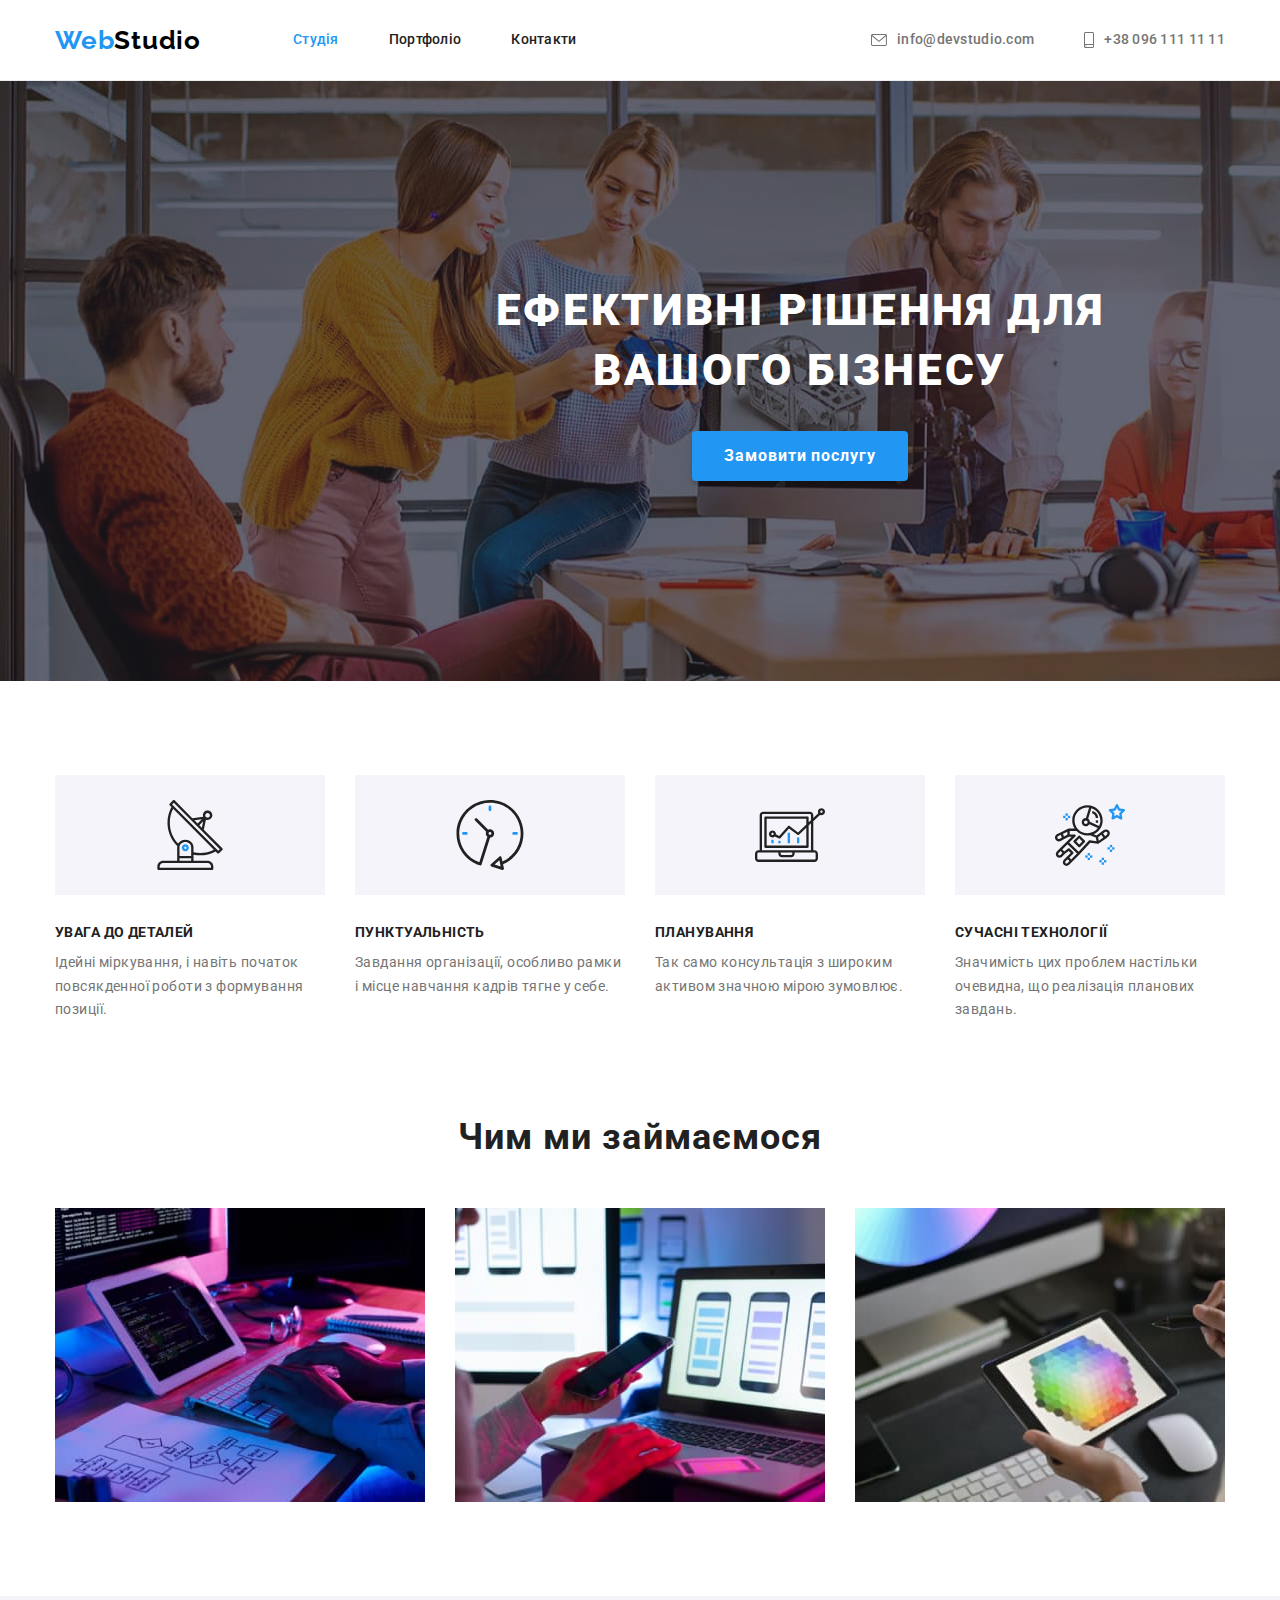
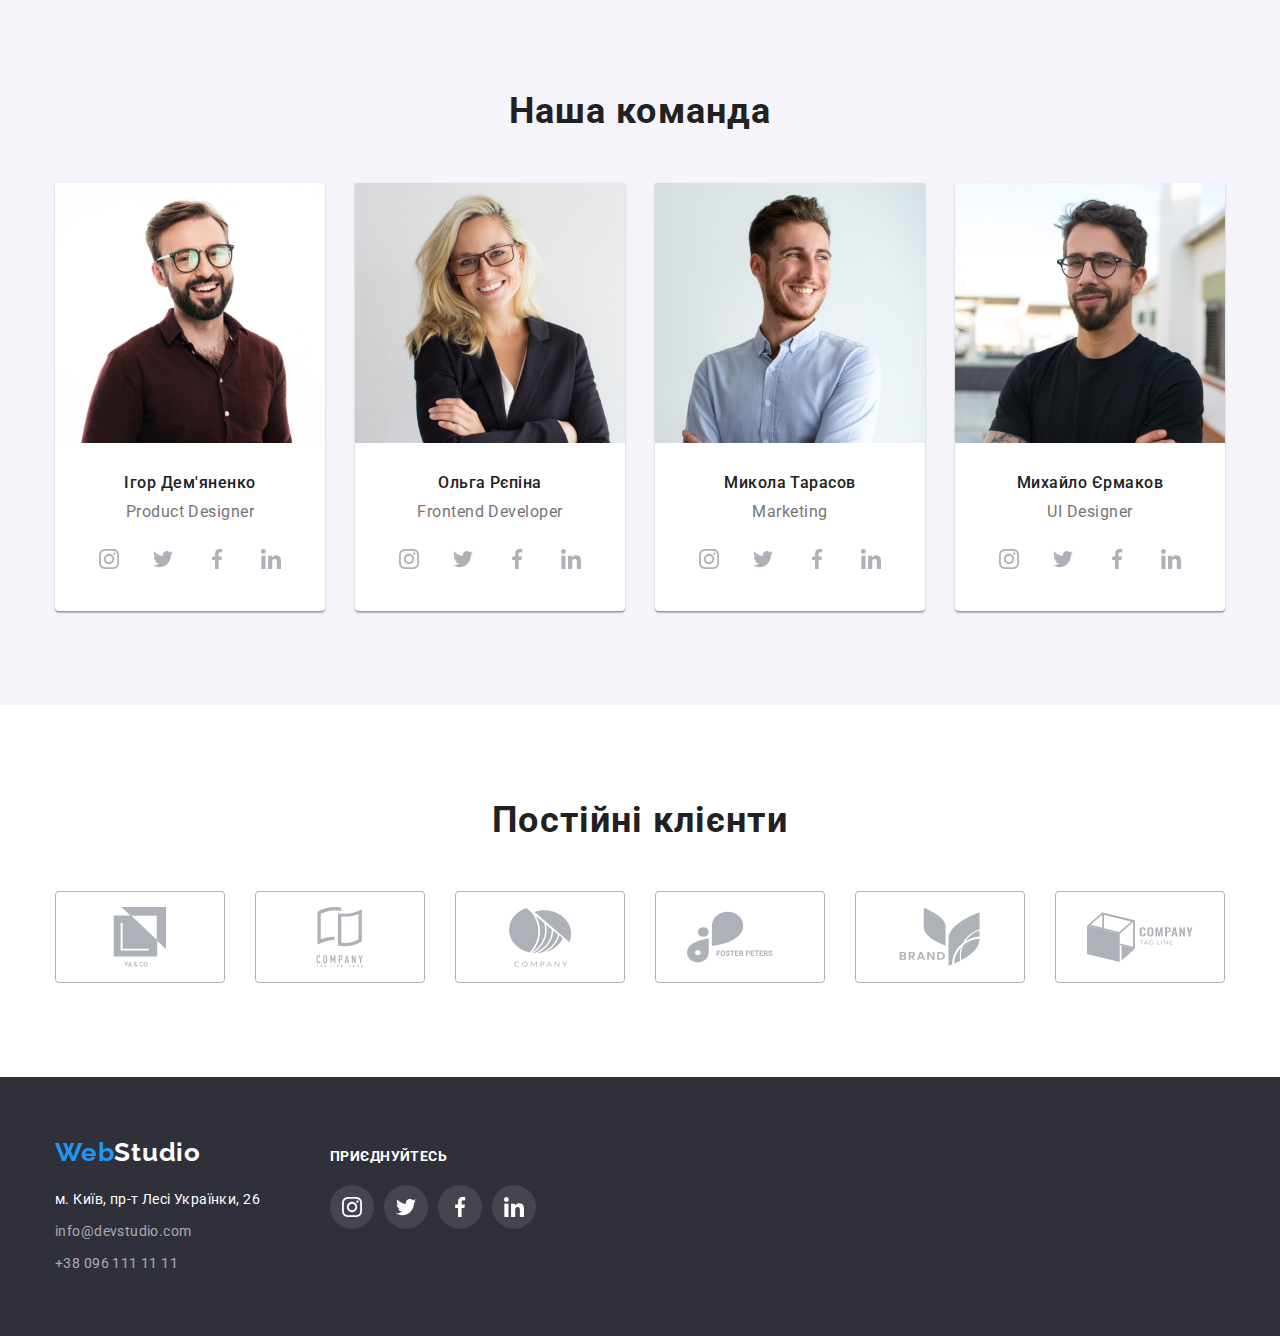
<file: index.html>
<!DOCTYPE html>
<html lang="uk">

<head>
    <meta charset="UTF-8">
    <meta http-equiv="X-UA-Compatible" content="IE=edge">
    <meta name="viewport" content="width=device-width, initial-scale=1.0">
    <title>Document</title>
    <link rel="preconnect" href="https://fonts.googleapis.com">
    <link rel="preconnect" href="https://fonts.gstatic.com" crossorigin>
    <link rel="stylesheet"
        href="https://cdnjs.cloudflare.com/ajax/libs/modern-normalize/1.0.0/modern-normalize.min.css">
    <link
        href="https://fonts.googleapis.com/css2?family=Montserrat:wght@400;700&family=Raleway:wght@700&family=Roboto:wght@400;500;700;900&display=swap"
        rel="stylesheet">
    <link rel="stylesheet" href="css/styles.css">
</head>

<body>

    <!-- Header -->

    <header>
        <div class="container header-container">
            <nav>
                <a class="logo links" href="index.html">
                    Web<span class="logo-studio">Studio</span>
                </a>
                <ul class="lists nav-list">
                    <li class="nav-list-item">
                        <a class="nav-list-link links studio" href="index.html">Студія</a>
                    </li>
                    <li class="nav-list-item">
                        <a class="nav-list-link links" href="portfolio.html">Портфоліо</a>
                    </li>
                    <li class="nav-list-item">
                        <a class="nav-list-link links" href="">Контакти</a>
                    </li>
                </ul>
            </nav>
            <ul class="lists contacts-list">
                <li class="email">
                    <a class="contacts-email links" href="mailto:info@devstudio.com">
                        <svg class="contacts-icon" height="12" width="16">
                            <use href="./images/icons.svg#envelope"></use>
                        </svg>
                        <span>info@devstudio.com</span>
                    </a>
                </li>
                <li>

                    <a class="contacts-namber links" href="tel:+380961111111">
                        <svg class="contacts-icon" height="16" width="10">
                            <use href="./images/icons.svg#smartphone"></use>
                        </svg>
                        <span>+38 096 111 11 11</span>
                    </a>
                </li>
            </ul>
        </div>
    </header>
    <main>

        <!-- HERO -->

        <section class="hero">
            <div class="container">
                <h1 class="main-title">Ефективні рішення для вашого бізнесу</h1>
                <button class="modal-btn" type="button">Замовити послугу</button>
            </div>
        </section>

        <!-- Advantages -->

        <section class="section">
            <div class="container">
                <h2 hidden>Наші переваги</h2>
                <ul class="lists advantages-list">
                    <li class="advantages-list-elements">
                        <div class="advantages-icon">
                            <svg class="advantages-icon-elemnts" width="70" height="70">
                                <use href="./images/icons.svg#antenna"></use>
                            </svg>
                        </div>
                        <h3 class="advantages">Увага до деталей</h3>
                        <p class="advantages-description">Ідейні міркування, і навіть початок повсякденної роботи з
                            формування позиції.</p>
                    </li>
                    <li class="advantages-list-elements">
                        <div class="advantages-icon">
                            <svg class="advantages-icon-elemnts" width="70" height="70">
                                <use href="./images/icons.svg#clock"></use>
                            </svg>
                        </div>
                        <h3 class="advantages">Пунктуальність</h3>
                        <p class="advantages-description">Завдання організації, особливо рамки і місце навчання кадрів
                            тягне
                            у себе.</p>
                    </li>
                    <li class="advantages-list-elements">
                        <div class="advantages-icon">
                            <svg class="advantages-icon-elemnts" width="70" height="70">
                                <use href="./images/icons.svg#diagram"></use>
                            </svg>
                        </div>
                        <h3 class="advantages">Планування</h3>
                        <p class="advantages-description">Так само консультація з широким активом значною мірою
                            зумовлює.
                        </p>
                    </li>
                    <li class="advantages-list-elements">
                        <div class="advantages-icon">
                            <svg class="advantages-icon-elemnts" width="70" height="70">
                                <use href="./images/icons.svg#astronaut"></use>
                            </svg>
                        </div>
                        <h3 class="advantages">Сучасні технології</h3>
                        <p class="advantages-description">Значимість цих проблем настільки очевидна, що реалізація
                            планових
                            завдань.</p>
                    </li>
                </ul>
            </div>
        </section>

        <!-- About us -->

        <section class="section-about-us">
            <div class="container ">
                <h2 class="main-content-title">Чим ми займаємося</h2>
                <ul class="lists about-us">
                    <li class="about-us-list"><img src="images/about-img-1.jpg"
                            alt="планшет зі знімною клавіатурою, на якому набирають код" width="370" height="294"></li>
                    <li class="about-us-list"><img src="images/about-img-2.jpg"
                            alt="жінка тримає в руках телефон і робить на ноутбуці адаптив" width="370" height="294">
                    </li>
                    <li class="about-us-list"><img src="images/about-img-3.jpg"
                            alt="дизайнер дивиться на планшет карту кольорів" width="370" height="294">
                    </li>
                </ul>
            </div>
        </section>

        <!-- Team -->

        <section class="team section">
            <div class="container">
                <h2 class="main-content-title">Наша команда</h2>
                <ul class="lists team-list">
                    <li class="team-card">
                        <img src="images/portrait-img-1.jpg"
                            alt="хлопець брюнет з бородою та в окулярах, у бордовій сорочці" width="270" height="260">
                        <div class="employee-description">
                            <h3 class="names">Ігор Дем'яненко</h3>
                            <p class="job" lang="en">Product Designer</p>
                            <ul class="social-list list">
                                <li class="social-list-item">
                                    <a class="social-list-link" href="">
                                        <svg class="social-list-icon" height="20" width="20">
                                            <use href="./images/icons.svg#instagram"></use>
                                        </svg>
                                    </a>
                                </li>
                                <li class="social-list-item">
                                    <a class="social-list-link" href="">
                                        <svg class="social-list-icon" height="20" width="20">
                                            <use href="./images/icons.svg#twitter"></use>
                                        </svg>
                                    </a>
                                </li>
                                <li class="social-list-item">
                                    <a class="social-list-link" href="">
                                        <svg class="social-list-icon" height="20" width="20">
                                            <use href="./images/icons.svg#facebook"></use>
                                        </svg>
                                    </a>
                                </li>
                                <li class="social-list-item">
                                    <a class="social-list-link" href="">
                                        <svg class="social-list-icon" height="20" width="20">
                                            <use href="./images/icons.svg#linkedin"></use>
                                        </svg>
                                    </a>
                                </li>
                            </ul>
                        </div>
                    </li>
                    <li class="team-card">
                        <img src="images/portrait-img-2.jpg" alt="дівчина білявка в окулярах одягнена у чорний піджак"
                            width="270" height="260">
                        <div class="employee-description">
                            <h3 class="names">Ольга Рєпіна</h3>
                            <p class="job" lang="en">Frontend Developer</p>
                            <ul class="social-list list">
                                <li class="social-list-item">
                                    <a class="social-list-link" href="">
                                        <svg class="social-list-icon" height="20" width="20">
                                            <use href="./images/icons.svg#instagram"></use>
                                        </svg>
                                    </a>
                                </li>
                                <li class="social-list-item">
                                    <a class="social-list-link" href="">
                                        <svg class="social-list-icon" height="20" width="20">
                                            <use href="./images/icons.svg#twitter"></use>
                                        </svg>
                                    </a>
                                </li>
                                <li class="social-list-item">
                                    <a class="social-list-link" href="">
                                        <svg class="social-list-icon" height="20" width="20">
                                            <use href="./images/icons.svg#facebook"></use>
                                        </svg>
                                    </a>
                                </li>
                                <li class="social-list-item">
                                    <a class="social-list-link" href="">
                                        <svg class="social-list-icon" height="20" width="20">
                                            <use href="./images/icons.svg#linkedin"></use>
                                        </svg>
                                    </a>
                                </li>
                            </ul>
                        </div>
                    </li>
                    <li class="team-card">
                        <img src="images/portrait-img-3.jpg" alt="рудий хлопець у блакитній сорочці" width="270"
                            height="260">
                        <div class="employee-description">
                            <h3 class="names">Микола Тарасов</h3>
                            <p class="job" lang="en">Marketing</p>
                            <ul class="social-list list">
                                <li class="social-list-item">
                                    <a class="social-list-link" href="">
                                        <svg class="social-list-icon" height="20" width="20">
                                            <use href="./images/icons.svg#instagram"></use>
                                        </svg>
                                    </a>
                                </li>
                                <li class="social-list-item">
                                    <a class="social-list-link" href="">
                                        <svg class="social-list-icon" height="20" width="20">
                                            <use href="./images/icons.svg#twitter"></use>
                                        </svg>
                                    </a>
                                </li>
                                <li class="social-list-item">
                                    <a class="social-list-link" href="">
                                        <svg class="social-list-icon" height="20" width="20">
                                            <use href="./images/icons.svg#facebook"></use>
                                        </svg>
                                    </a>
                                </li>
                                <li class="social-list-item">
                                    <a class="social-list-link" href="">
                                        <svg class="social-list-icon" height="20" width="20">
                                            <use href="./images/icons.svg#linkedin"></use>
                                        </svg>
                                    </a>
                                </li>
                            </ul>
                        </div>
                    </li>
                    <li class="team-card">
                        <img src="images/portrait-img-4.jpg"
                            alt="хлопець брюнет з бородою та в окулярах, у чорній футболці" width="270" height="260">
                        <div class="employee-description">
                            <h3 class="names">Михайло Єрмаков</h3>
                            <p class="job" lang="en">UI Designer</p>
                            <ul class="social-list list">
                                <li class="social-list-item">
                                    <a class="social-list-link" href="">
                                        <svg class="social-list-icon" height="20" width="20">
                                            <use href="./images/icons.svg#instagram"></use>
                                        </svg>
                                    </a>
                                </li>
                                <li class="social-list-item">
                                    <a class="social-list-link" href="">
                                        <svg class="social-list-icon" height="20" width="20">
                                            <use href="./images/icons.svg#twitter"></use>
                                        </svg>
                                    </a>
                                </li>
                                <li class="social-list-item">
                                    <a class="social-list-link" href="">
                                        <svg class="social-list-icon" height="20" width="20">
                                            <use href="./images/icons.svg#facebook"></use>
                                        </svg>
                                    </a>
                                </li>
                                <li class="social-list-item">
                                    <a class="social-list-link" href="">
                                        <svg class="social-list-icon" height="20" width="20">
                                            <use href="./images/icons.svg#linkedin"></use>
                                        </svg>
                                    </a>
                                </li>
                            </ul>
                        </div>
                    </li>
                </ul>
            </div>
        </section>

        <!-- Clients -->

        <section class="section">
            <div class="container ">
                <h2 class="main-content-title">Постійні клієнти</h2>
                <ul class="clients">
                    <li class="clients-list">
                        <a class="clients-link" href="">
                            <svg class="clients-icon" width="106" height="60">
                                <use href="./images/icons.svg#logo1"></use>
                            </svg>
                        </a>

                    </li>
                    <li class="clients-list">
                        <a class="clients-link" href="">
                            <svg class="clients-icon" width="106" height="60">
                                <use href="./images/icons.svg#logo2"></use>
                            </svg>
                        </a>

                    </li>
                    <li class="clients-list">
                        <a class="clients-link" href="">
                            <svg class="clients-icon" width="106" height="60">
                                <use href="./images/icons.svg#logo3"></use>
                            </svg>
                        </a>
                    </li>
                    <li class="clients-list">
                        <a class="clients-link" href="">
                            <svg class="clients-icon" width="106" height="60">
                                <use href="./images/icons.svg#logo4"></use>
                            </svg>
                        </a>
                    </li>
                    <li class="clients-list">
                        <a class="clients-link" href="">
                            <svg class="clients-icon" width="106" height="60">
                                <use href="./images/icons.svg#logo5"></use>
                            </svg>
                        </a>
                    </li>
                    <li class="clients-list">
                        <a class="clients-link" href="">
                            <svg class="clients-icon" width="106" height="60">
                                <use href="./images/icons.svg#logo6"></use>
                            </svg>
                        </a>
                    </li>
                </ul>
            </div>
        </section>
    </main>

    <!-- Footer -->

    <footer class="footer">
        <div class="container footer-container">
            <div class="footer-contacts">
                <a class="links logo-footer" href="">
                    Web<span class="logo-studio-footer">Studio</span>
                </a>
                <address>
                    <p class="address">м. Київ, пр-т Лесі Українки, 26</p>
                    <a class="contacts-email-footer" href="mailto:info@devstudio.com">info@devstudio.com</a>
                    <a class="contacts-namber-footer" href="tel:+380961111111">+38 096 111 11 11</a>
                </address>
            </div>

            <div class="footer-social">
                <h3 class="join">приєднуйтесь</h3>
                <ul class="footer-social-list list">
                    <li class="footer-social-list-item">
                        <a class="footer-social-list-link" href="">
                            <svg class="footer-social-list-icon" height="20" width="20">
                                <use href="./images/icons.svg#instagram"></use>
                            </svg>
                        </a>
                    </li>
                    <li class="footer-social-list-item">
                        <a class="footer-social-list-link" href="">
                            <svg class="footer-social-list-icon" height="20" width="20">
                                <use href="./images/icons.svg#twitter"></use>
                            </svg>
                        </a>
                    </li>
                    <li class="footer-social-list-item">
                        <a class="footer-social-list-link" href="">
                            <svg class="footer-social-list-icon" height="20" width="20">
                                <use href="./images/icons.svg#facebook"></use>
                            </svg>
                        </a>
                    </li>
                    <li class="footer-social-list-item">
                        <a class="footer-social-list-link" href="">
                            <svg class="footer-social-list-icon" height="20" width="20">
                                <use href="./images/icons.svg#linkedin"></use>
                            </svg>
                        </a>
                    </li>
                </ul>
            </div>
        </div>
    </footer>

</body>

</html>
</file>
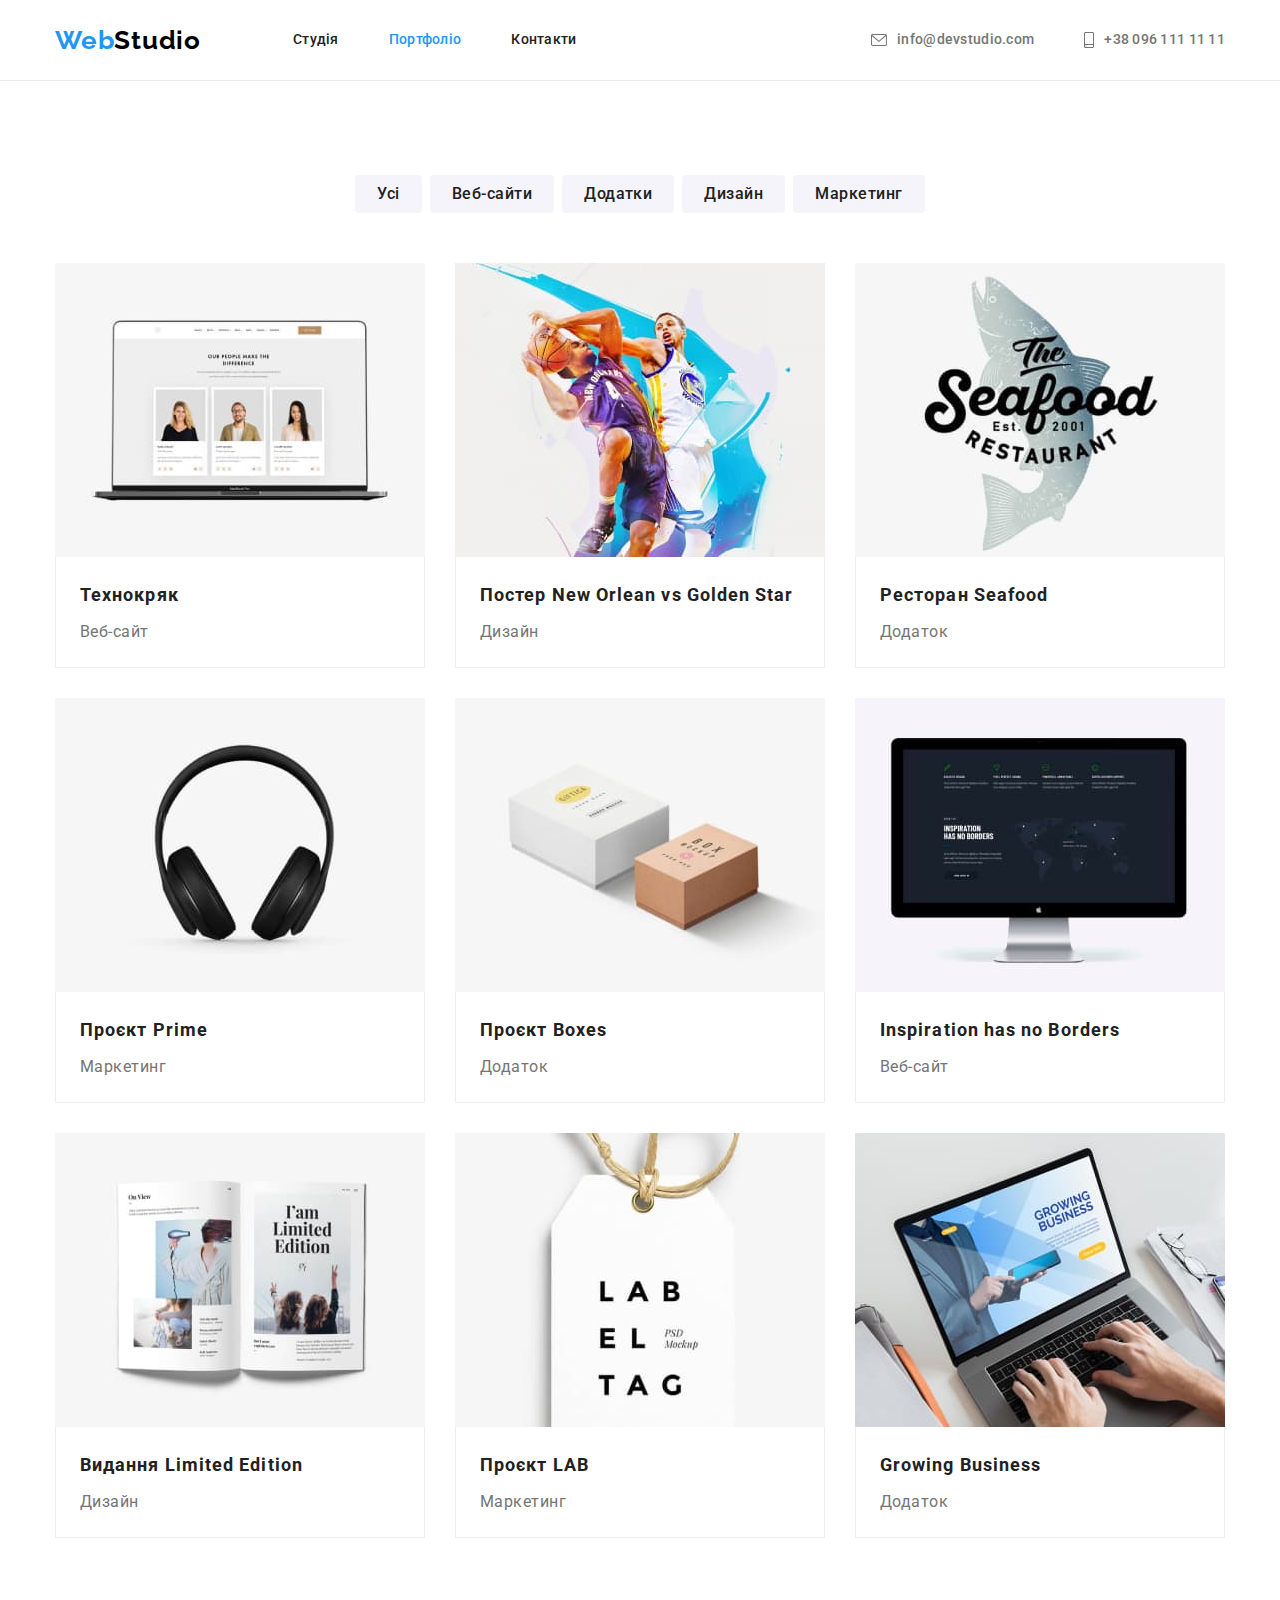
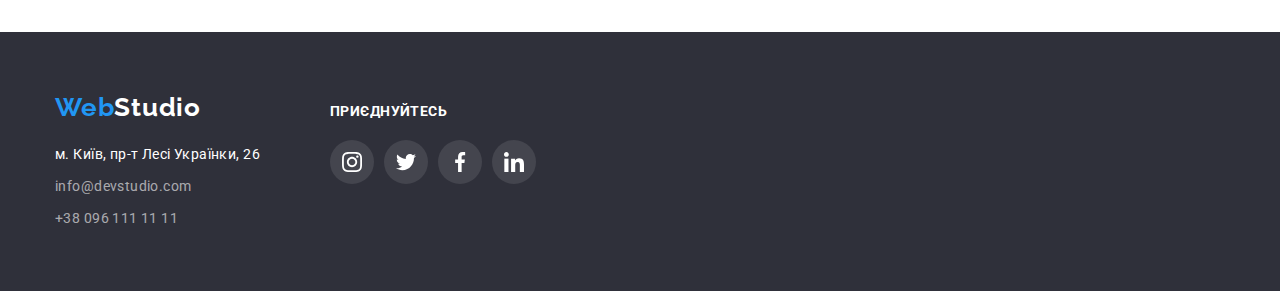
<file: portfolio.html>
<!DOCTYPE html>
<html lang="uk">

<head>
    <meta charset="UTF-8">
    <meta http-equiv="X-UA-Compatible" content="IE=edge">
    <meta name="viewport" content="width=device-width, initial-scale=1.0">
    <title>Document</title>
    <link rel="preconnect" href="https://fonts.googleapis.com">
    <link rel="preconnect" href="https://fonts.gstatic.com" crossorigin>
    <link
        href="https://fonts.googleapis.com/css2?family=Montserrat:wght@400;700&family=Raleway:wght@700&family=Roboto:wght@400;500;700;900&display=swap"
        rel="stylesheet">
    <link rel="stylesheet"
        href="https://cdnjs.cloudflare.com/ajax/libs/modern-normalize/1.0.0/modern-normalize.min.css">
    <link rel="stylesheet" href="css/styles.css">
</head>

<body>

    <!-- Header -->

    <header>
        <div class="container header-container">
            <nav>
                <a class="logo links" href="index.html">
                    Web<span class="logo-studio">Studio</span>
                </a>
                <ul class="lists nav-list">
                    <li class="nav-list-item">
                        <a class="nav-list-link links" href="index.html">Студія</a>
                    </li>
                    <li class="nav-list-item">
                        <a class="nav-list-link links portfolio" href="portfolio.html">Портфоліо</a>
                    </li>
                    <li class="nav-list-item">
                        <a class="nav-list-link links" href="">Контакти</a>
                    </li>
                </ul>
            </nav>
            <ul class="lists contacts-list">
                <li class="email">
                    <a class="contacts-email links" href="mailto:info@devstudio.com">
                        <svg class="contacts-icon" height="12" width="16">
                            <use href="./images/icons.svg#envelope"></use>
                        </svg>
                        <span>info@devstudio.com</span>
                    </a>
                </li>
                <li>

                    <a class="contacts-namber links" href="tel:+380961111111">
                        <svg class="contacts-icon" height="16" width="10">
                            <use href="./images/icons.svg#smartphone"></use>
                        </svg>
                        <span>+38 096 111 11 11</span>
                    </a>
                </li>
            </ul>
        </div>
    </header>
    <main>

        <!-- Portfolio -->

        <section class="section">
            <div class="container ">
                <h2 hidden>Портфоліо</h2>
                <ul class="lists portfolio-filter">
                    <li class="portfolio-filter-list">
                        <button class="filter all" type="button">Усі</button>
                    </li>
                    <li class="portfolio-filter-list">
                        <button class="filter" type="button">Веб-сайти</button>
                    </li>
                    <li class="portfolio-filter-list">
                        <button class="filter" type="button">Додатки</button>
                    </li>
                    <li class="portfolio-filter-list">
                        <button class="filter" type="button">Дизайн</button>
                    </li>
                    <li class="portfolio-filter-list">
                        <button class="filter" type="button">Маркетинг</button>
                    </li>
                </ul>
                <ul class="lists portfolio-list">
                    <li class="portfolio-card">
                        <a class="portfolio-link" href="">
                            <img src="images/project-img-1.jpg"
                                alt="ноутбук із зображенням на ньому карточок з трьома людьми" width="370" height="294">
                            <div class="portfolio-link-bottom">
                                <h3 class="project-name">Технокряк</h3>
                                <p class="project-description">Веб-сайт</p>
                            </div>
                        </a>
                    </li>
                    <li class="portfolio-card">
                        <a class="portfolio-link" href="">
                            <img src="images/project-img-2.jpg" alt="постер із зображенням двах граючих баскетболістів"
                                width="370" height="294">
                            <div class="portfolio-link-bottom">
                                <h3 class="project-name">Постер New Orlean vs Golden Star</h3>
                                <p class="project-description">Дизайн</p>
                            </div>

                        </a>
                    </li>
                    <li class="portfolio-card">
                        <a class="portfolio-link" href="">
                            <img src="images/project-img-3.jpg" alt="логотип з рибою та назвою ресторану морської їжи"
                                width="370" height="294">
                            <div class="portfolio-link-bottom">
                                <h3 class="project-name">Ресторан Seafood</h3>
                                <p class="project-description">Додаток</p>
                            </div>

                        </a>
                    </li>
                    <li class="portfolio-card">
                        <a class="portfolio-link" href="">
                            <img src="images/project-img-4.jpg" alt="навушники" width="370" height="294">
                            <div class="portfolio-link-bottom">
                                <h3 class="project-name">Проєкт Prime</h3>
                                <p class="project-description">Маркетинг</p>
                            </div>
                        </a>
                    </li>
                    <li class="portfolio-card">
                        <a class="portfolio-link" href="">
                            <img src="images/project-img-5.jpg" alt="дві кортонні коробки" width="370" height="294">
                            <div class="portfolio-link-bottom">
                                <h3 class="project-name">Проєкт Boxes</h3>
                                <p class="project-description">Додаток</p>
                            </div>
                        </a>
                    </li>
                    <li class="portfolio-card">
                        <a class="portfolio-link" href="">
                            <img src="images/project-img-6.jpg" alt="єкран компєютера із зображенням сайту" width="370"
                                height="294">
                            <div class="portfolio-link-bottom">
                                <h3 class="project-name">Inspiration has no Borders</h3>
                                <p class="project-description">Веб-сайт</p>
                            </div>
                        </a>
                    </li>
                    <li class="portfolio-card">
                        <a class="portfolio-link" href="">
                            <img src="images/project-img-7.jpg" alt="відкритий журнал моди" width="370" height="294">
                            <div class="portfolio-link-bottom">
                                <h3 class="project-name">Видання Limited Edition</h3>
                                <p class="project-description">Дизайн</p>
                            </div>
                        </a>
                    </li>
                    <li class="portfolio-card">
                        <a class="portfolio-link" href="">
                            <img src="images/project-img-8.jpg" alt="етикетка" width="370" height="294">
                            <div class="portfolio-link-bottom">
                                <h3 class="project-name">Проєкт LAB</h3>
                                <p class="project-description">Маркетинг</p>
                            </div>
                        </a>
                    </li>
                    <li class="portfolio-card">
                        <a class="portfolio-link" href="">
                            <img src="images/project-img-9.jpg" alt="відчинений ноутбук з додатком" width="370"
                                height="294">
                            <div class="portfolio-link-bottom">
                                <h3 class="project-name">Growing Business</h3>
                                <p class="project-description">Додаток</p>
                            </div>
                        </a>
                    </li>
                </ul>
            </div>
        </section>
    </main>


    <!-- Footer -->

    <footer class="footer">
        <div class="container footer-container">
            <div class="footer-contacts">
                <a class="links logo-footer" href="">
                    Web<span class="logo-studio-footer">Studio</span>
                </a>
                <address>
                    <p class="address">м. Київ, пр-т Лесі Українки, 26</p>
                    <a class="contacts-email-footer" href="mailto:info@devstudio.com">info@devstudio.com</a>
                    <a class="contacts-namber-footer" href="tel:+380961111111">+38 096 111 11 11</a>
                </address>
            </div>

            <div class="footer-social">
                <h3 class="join" >приєднуйтесь</h3>
                <ul class="footer-social-list list">
                    <li class="footer-social-list-item">
                        <a class="footer-social-list-link" href="">
                            <svg class="footer-social-list-icon" height="20" width="20">
                                <use href="./images/icons.svg#instagram"></use>
                            </svg>
                        </a>
                    </li>
                    <li class="footer-social-list-item">
                        <a class="footer-social-list-link" href="">
                            <svg class="footer-social-list-icon" height="20" width="20">
                                <use href="./images/icons.svg#twitter"></use>
                            </svg>
                        </a>
                    </li>
                    <li class="footer-social-list-item">
                        <a class="footer-social-list-link" href="">
                            <svg class="footer-social-list-icon" height="20" width="20">
                                <use href="./images/icons.svg#facebook"></use>
                            </svg>
                        </a>
                    </li>
                    <li class="footer-social-list-item">
                        <a class="footer-social-list-link" href="">
                            <svg class="footer-social-list-icon" height="20" width="20">
                                <use href="./images/icons.svg#linkedin"></use>
                            </svg>
                        </a>
                    </li>
                </ul>
            </div>
        </div>
    </footer>

</body>

</html>
</file>
<file: css/styles.css>
:root {
  --main-text-color: #212121;
  --secodary-text-color: #757575;
  --btn-text-light: #ffffff;
  --accent-color: #2196f3;
}

body {
  font-family: "Roboto", sans-serif;
}

.section {
  padding-top: 94px;
  padding-bottom: 94px;
}

h1,
h2,
h3,
p {
  margin-top: 0;
  margin-bottom: 0;
}

ul {
  margin-top: 0;
  margin-bottom: 0;
  padding-left: 0;
}

img {
  display: block;
  max-width: 100%;
}

.lists,
.social-list-item,
.clients-list,
.footer-social-list-item {
  list-style: none;
}

.links,
.contacts-email-footer,
.contacts-namber-footer,
.portfolio-link,
.social-list-link {
  text-decoration: none;
  font-style: normal;
}

.container {
  width: 1200px;
  margin-left: auto;
  margin-right: auto;
  padding-left: 15px;
  padding-right: 15px;
}

.main-content-title {
  font-weight: 700;
  font-size: 36px;
  line-height: 1.17;
  text-align: center;
  letter-spacing: 0.03em;
  color: var(--main-text-color);
  margin-bottom: 50px;
}

.portfolio {
  color: var(--accent-color);
}

/* Header */

header {
  border-bottom: 1px solid #ececec;
}

.header-container {
  display: flex;
  align-items: center;
  justify-content: space-between;
}
nav {
  display: flex;
  align-items: center;
}
.nav-list {
  display: flex;
  align-items: center;
}
.contacts-list {
  display: flex;
  align-items: center;
}

.logo {
  font-family: "Raleway", sans-seri;
  font-weight: 700;
  font-size: 26px;
  line-height: 1.19;

  letter-spacing: 0.03em;

  color: var(--accent-color);
  margin-right: 92px;
}
.logo-studio {
  color: #000000;
}

.nav-list-item:not(:last-child) {
  margin-right: 50px;
}

.nav-list-link {
  display: block;
  font-weight: 500;
  font-size: 14px;
  line-height: 1.14;
  letter-spacing: 0.02em;
  color: var(--main-text-color);
  padding-top: 32px;
  padding-bottom: 32px;
}
.nav-list-link:hover,
.nav-list-link:focus {
  color: var(--accent-color);
}
.studio {
  color: var(--accent-color);
}

.email {
  margin-right: 50px;
}

.contacts-icon {
  fill: var(--secodary-text-color);
  margin: auto 10px auto 0;
}

.contacts-email {
  display: flex;
  align-items: center;
  font-weight: 500;
  font-size: 14px;
  line-height: 1.14;
  letter-spacing: 0.02em;
  color: var(--secodary-text-color);
}

.contacts-email:hover,
.contacts-email:focus {
  color: var(--accent-color);
}

.contacts-email:hover .contacts-icon,
.contacts-email:focus .contacts-icon {
  fill: var(--accent-color);
}

.contacts-namber {
  display: flex;
  align-items: center;
  font-weight: 500;
  font-size: 14px;
  line-height: 1.14;
  letter-spacing: 0.02em;

  color: var(--secodary-text-color);
}
.contacts-namber:hover,
.contacts-namber:focus {
  color: var(--accent-color);
}

.contacts-namber:hover .contacts-icon,
.contacts-namber:focus .contacts-icon {
  fill: var(--accent-color);
}

/* HERO */

.hero {
  background-image: linear-gradient(
      rgba(47, 48, 58, 0.4),
      rgba(47, 48, 58, 0.4)
    ),
    url("../images/hero.jpg");
  background-size: cover;
  background-color: #c4c4c4;
  padding-top: 200px;
  padding-bottom: 200px;
  width: 1600px;
  margin: auto;
}

.main-title {
  font-weight: 900;
  font-size: 44px;
  line-height: 1.36;
  text-align: center;
  letter-spacing: 0.06em;
  text-transform: uppercase;
  color: #ffffff;
  margin: 0 auto 30px auto;
  width: 696px;
}

.modal-btn {
  padding: 10px 32px;
  margin: 0 auto;
  font-family: inherit;
  font-weight: 700;
  font-size: 16px;
  line-height: 1.875;
  display: flex;
  align-items: center;
  text-align: center;
  letter-spacing: 0.06em;
  cursor: pointer;
  color: var(--btn-text-light);

  background: var(--accent-color);
  box-shadow: 0px 4px 4px rgba(0, 0, 0, 0.15);
  border-radius: 4px;
  border: none;
}
.modal-btn:hover,
.modal-btn:focus {
  background: #188ce8;
  box-shadow: 0px 4px 4px rgba(0, 0, 0, 0.15);
  border-radius: 4px;
}

/* Advantages */

.advantages-list {
  display: flex;
}

.advantages-list-elements:not(:last-child) {
  margin-right: 30px;
}

.advantages-icon {
  display: flex;
  align-items: center;
  justify-content: center;
  width: 270px;
  height: 120px;
  background-color: #f5f4fa;
}

.advantages {
  font-style: normal;
  font-weight: 700;
  font-size: 14px;
  line-height: 1.14;
  letter-spacing: 0.03em;
  text-transform: uppercase;
  color: var(--main-text-color);
  margin-bottom: 10px;
  margin-top: 30px;
}

.advantages-description {
  font-size: 14px;
  line-height: 1.71;
  letter-spacing: 0.03em;
  color: var(--secodary-text-color);
  width: 270px;
}

/* About us */

.section-about-us {
  padding-bottom: 94px;
}

.about-us {
  display: flex;
}

.about-us-list:not(:last-child) {
  margin-right: 30px;
}

.about-us-list {
  flex-basis: calc((100% - 60) / 3);
}

/* Team */

.team {
  background-color: #f5f4fa;
}

.team-list {
  display: flex;
  flex-wrap: wrap;
}

.employee-description {
  padding: 30px 32px;
}

.names {
  font-weight: 500;
  font-size: 16px;
  line-height: 1.19;
  text-align: center;
  letter-spacing: 0.03em;
  color: var(--main-text-color);
  margin-bottom: 10px;
}

.job {
  font-size: 16px;
  line-height: 1.19;
  text-align: center;
  letter-spacing: 0.03em;
  color: var(--secodary-text-color);
  margin-bottom: 16px;
}

.team-card {
  background: #ffffff;
  box-shadow: 0px 1px 3px rgba(0, 0, 0, 0.12), 0px 1px 1px rgba(0, 0, 0, 0.14),
    0px 2px 1px rgba(0, 0, 0, 0.2);
  border-radius: 0px 0px 4px 4px;
  flex-basis: calc((100% - 90) / 4);
}

.team-card:not(:last-child) {
  margin-right: 30px;
}

.social-list {
  display: flex;
  justify-content: space-between;
}

.social-list-icon {
  fill: #afb1b8;
}

.social-list-link {
  display: flex;
  align-items: center;
  justify-content: center;
  width: 44px;
  height: 44px;
  border-radius: 50%;
}

.social-list-link:hover,
.social-list-link:focus {
  background-color: var(--accent-color);
}

.social-list-link:hover .social-list-icon,
.social-list-link:focus .social-list-icon {
  fill: var(--btn-text-light);
}

/* Clients */

.clients {
  display: flex;
}

.clients-list {
  display: flex;
  align-items: center;
  justify-content: center;
  flex-wrap: wrap;
  cursor: pointer;
}

.clients-link {
  display: flex;
  align-items: center;
  justify-content: center;
  width: 170px;
  height: 92px;
  border: 1px solid #afb1b8;
  border-radius: 4px;
}

.clients-list:not(:last-child) {
  margin-right: 30px;
}

.clients-icon {
  fill: #afb1b8;
}

.clients-link:hover,
.clients-link:focus {
  border: 1px solid var(--accent-color);
}

.clients-link:hover .clients-icon,
.clients-link:focus .clients-icon {
  fill: var(--accent-color);
}

/* Footer */

.footer {
  background: #2f303a;
  padding-top: 60px;
  padding-bottom: 60px;
}

.footer-container {
  display: flex;
  align-items: baseline;
}

.footer-contacts {
  margin-right: 70px;
}

.logo-footer {
  font-family: "Raleway", sans-seri;
  font-weight: 700;
  font-size: 26px;
  line-height: 1.19;
  letter-spacing: 0.03em;
  color: var(--accent-color);
  display: block;
  margin-bottom: 20px;
}

.logo-studio-footer {
  color: #ffffff;
}

.address {
  font-size: 14px;
  line-height: 1.71;
  letter-spacing: 0.03em;
  color: #ffffff;
  font-style: normal;
  margin-bottom: 8px;
}

.contacts-email-footer {
  display: block;
  font-size: 14px;
  line-height: 1.71;
  letter-spacing: 0.03em;
  color: rgba(255, 255, 255, 0.6);
  margin-bottom: 8px;
}

.contacts-namber-footer {
  display: block;
  font-size: 14px;
  line-height: 1.71;
  letter-spacing: 0.03em;

  color: rgba(255, 255, 255, 0.6);
}

.join {
  font-style: normal;
  font-weight: 700;
  font-size: 14px;
  line-height: 1.14;
  letter-spacing: 0.03em;
  text-transform: uppercase;
  color: var(--btn-text-light);
  margin-bottom: 20px;
}

.footer-social-list {
  display: flex;
  justify-content: space-between;
}

.footer-social-list-item:not(:last-child) {
  margin-right: 10px;
}

.footer-social-list-icon {
  fill: var(--btn-text-light);
}

.footer-social-list-link {
  display: flex;
  align-items: center;
  justify-content: center;
  width: 44px;
  height: 44px;
  border-radius: 50%;
  background-color: rgba(255, 255, 255, 0.1);
}

.footer-social-list-link:hover,
.footer-social-list-link:focus {
  background-color: var(--accent-color);
}

/* Portfolio */

.portfolio {
  color: var(--accent-color);
}

.portfolio-link {
  display: block;
}

.portfolio-link:hover,
.portfolio-link:focus {
  background: #ffffff;
  box-shadow: 0px 1px 1px rgba(0, 0, 0, 0.12), 0px 4px 4px rgba(0, 0, 0, 0.06),
    1px 4px 6px rgba(0, 0, 0, 0.16);
}

.portfolio-filter {
  display: flex;
  justify-content: center;
  margin-bottom: 50px;
}

.portfolio-filter-list:not(:last-child) {
  margin-right: 8px;
}

.filter {
  font-weight: 500;
  font-size: 16px;
  line-height: 1.63;
  text-align: center;
  letter-spacing: 0.03em;
  cursor: pointer;
  background-color: #f5f4fa;
  color: var(--main-text-color);
  border: none;
  padding: 6px 22px;
  border-radius: 4px;
}

.filter:hover,
.filter:focus {
  color: var(--btn-text-light);
  background: var(--accent-color);
  box-shadow: 0px 1px 1px rgba(0, 0, 0, 0.12), 0px 4px 4px rgba(0, 0, 0, 0.06),
    1px 4px 6px rgba(0, 0, 0, 0.16);
}

.portfolio-list {
  display: flex;
  flex-wrap: wrap;
  gap: 30px;
}

.portfolio-card {
  flex-basis: calc((100% - 60px) / 3);
}

.portfolio-link-bottom {
  padding: 20px 24px;
  border-right: 1px solid #eeeeee;
  border-bottom: 1px solid #eeeeee;
  border-left: 1px solid #eeeeee;
}

.project-name {
  font-weight: 700;
  font-size: 18px;
  line-height: 2;
  letter-spacing: 0.06em;
  color: var(--main-text-color);
  margin-bottom: 4px;
}

.project-description {
  font-size: 16px;
  line-height: 1.875;
  letter-spacing: 0.03em;
  color: var(--secodary-text-color);
}
</file>
